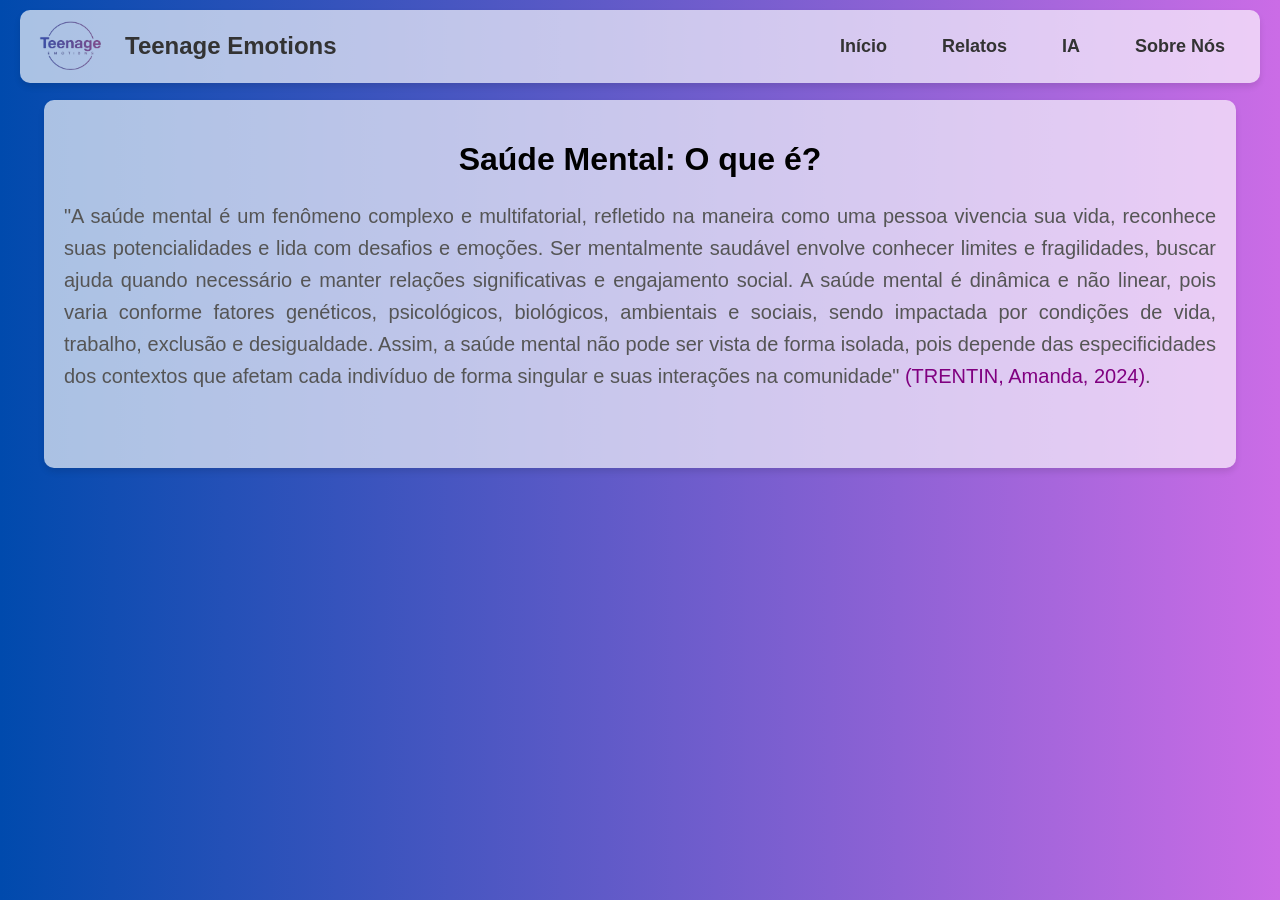
<file: index.html>
<!DOCTYPE html>
<html>
<head>
    <meta charset="UTF-8">
    <meta name="viewport" content="width=device-width, initial-scale=1.0">
    <link rel="stylesheet" href="styles.css">
    <title>Teenage</title>
    <style>
        /* Estilos para o contêiner principal da navbar */
        .navbar-container {
            display: flex;
            justify-content: center;
            position: fixed; /* Fixa a navbar no topo */
            top: 0;
            left: 0;
            right: 0;
            z-index: 1000; /* Garante que a navbar fique acima de outros elementos */
            margin: 0 20px; /* Espaçamento lateral para a navbar */
            padding: 10px 0; /* Espaçamento interno para a navbar */

        }

        /* Estilos para a navbar */
        #menu {
            display: flex;
            align-items: center;
            padding: 0;
            width: 100%; /* Ocupa 100% da largura do contêiner */
            max-width: 1256px; /* Largura máxima para a navbar */
        }

        /* Estilos para o logotipo e texto */
        .logo-container {
            display: flex;
            align-items: center;
        }

        .logo-container img {
            width: 100px; /* Ajuste conforme necessário */
            height: auto;
            margin-right: 5px; /* Espaço entre a imagem e o texto */
        }

        /* Estilos para os itens da navbar */
        #menu li {
            list-style-type: none;
            display: inline;
            margin-right: 15px;
        }

        /* Adiciona um espaçamento ao conteúdo para não ficar atrás da navbar fixa */
        .spaco-container {
            margin-top: 80px; /* Ajuste conforme a altura da navbar + espaçamento desejado */
        }

        .spaco-content {
            padding: 20px; /* Adiciona algum espaçamento interno ao conteúdo */
        }
    </style>
</head>
<body>
    <div class="navbar-container">
        <ul id="menu">
            <div class="logo-container">
                <img src="teenagelogo.png" alt="Teenage Emotions Logo">
                <h1>Teenage Emotions</h1>
            </div>
            <div>
                <li><a href="index.html">Início</a></li>
                <li><a href="relatos.html">Relatos</a></li>
                <li><a href="ia.html">IA</a></li>
                <li><a href="sobre.html">Sobre Nós</a></li>
            </div>
        </ul>
    </div>

    <div id="teenage-emotions" class="spaco-container">
        <div class="spaco-content">
            <h1 style="text-align: center;">Saúde Mental: O que é?</h1>
            <p class="espaco">"A saúde mental é um fenômeno complexo e multifatorial, refletido na maneira como uma pessoa vivencia sua vida, reconhece suas potencialidades e lida com desafios e emoções. Ser mentalmente saudável envolve conhecer limites e fragilidades, buscar ajuda quando necessário e manter relações significativas e engajamento social. A saúde mental é dinâmica e não linear, pois varia conforme fatores genéticos, psicológicos, biológicos, ambientais e sociais, sendo impactada por condições de vida, trabalho, exclusão e desigualdade. Assim, a saúde mental não pode ser vista de forma isolada, pois depende das especificidades dos contextos que afetam cada indivíduo de forma singular e suas interações na comunidade" 
                <a href="#" id="ref-link" style="color: purple" onclick="toggleReference()"> (TRENTIN, Amanda, 2024)</a>.
            </p>
        <br> <br>
         <div id="reference-text" class="hidden">
           <h2>Referências Bibliográficas</h2>
        <p class="espaco">TRENTIN, Amanda. <i>Criação de um website com integração de inteligência artificial para auxiliar na autoaceitação do adolescente estudante do ensino médio.</i> Artigo Projeto Integrador III, IFPR, 2024.</p>
        </div>  </div> 
    </div>
    <script>
        function toggleReference() {
            const referenceText = document.getElementById("reference-text");
            referenceText.classList.toggle("hidden");
        }
    </script>

    
</body>
</html>
</file>
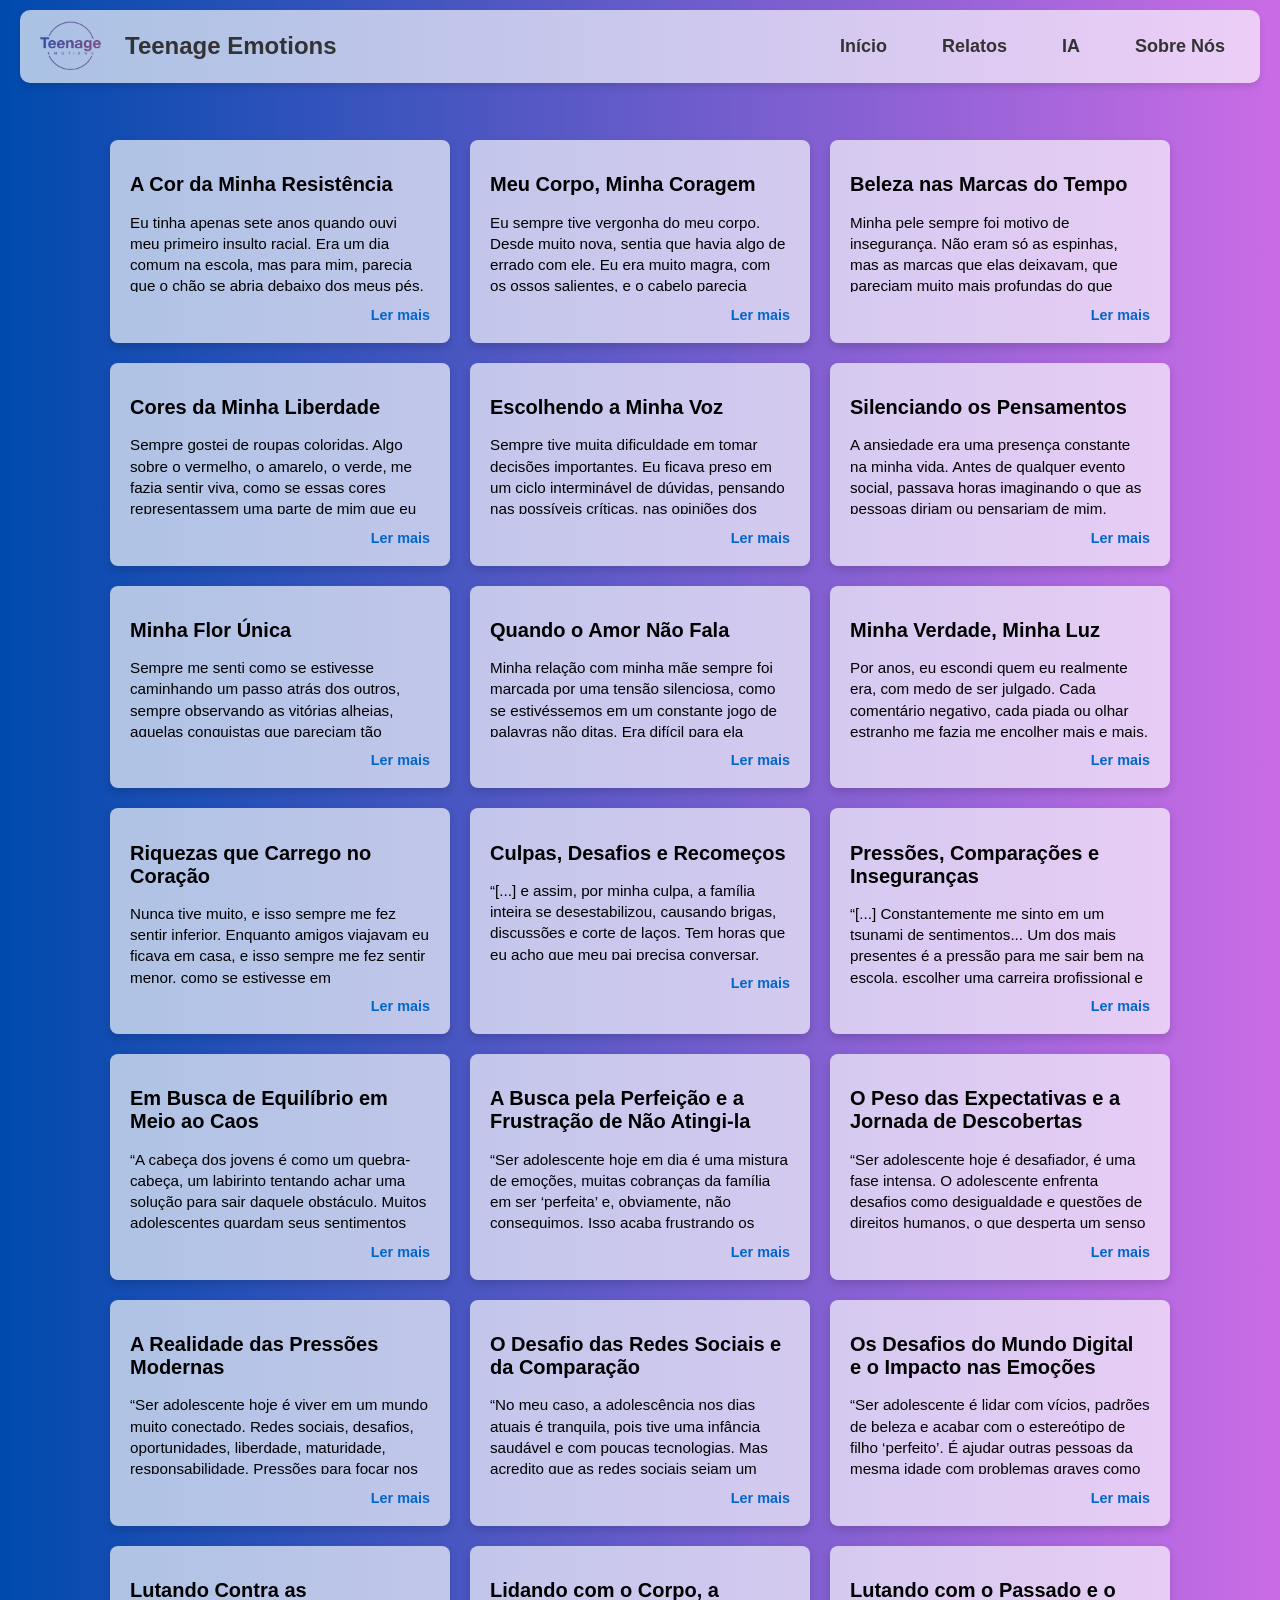
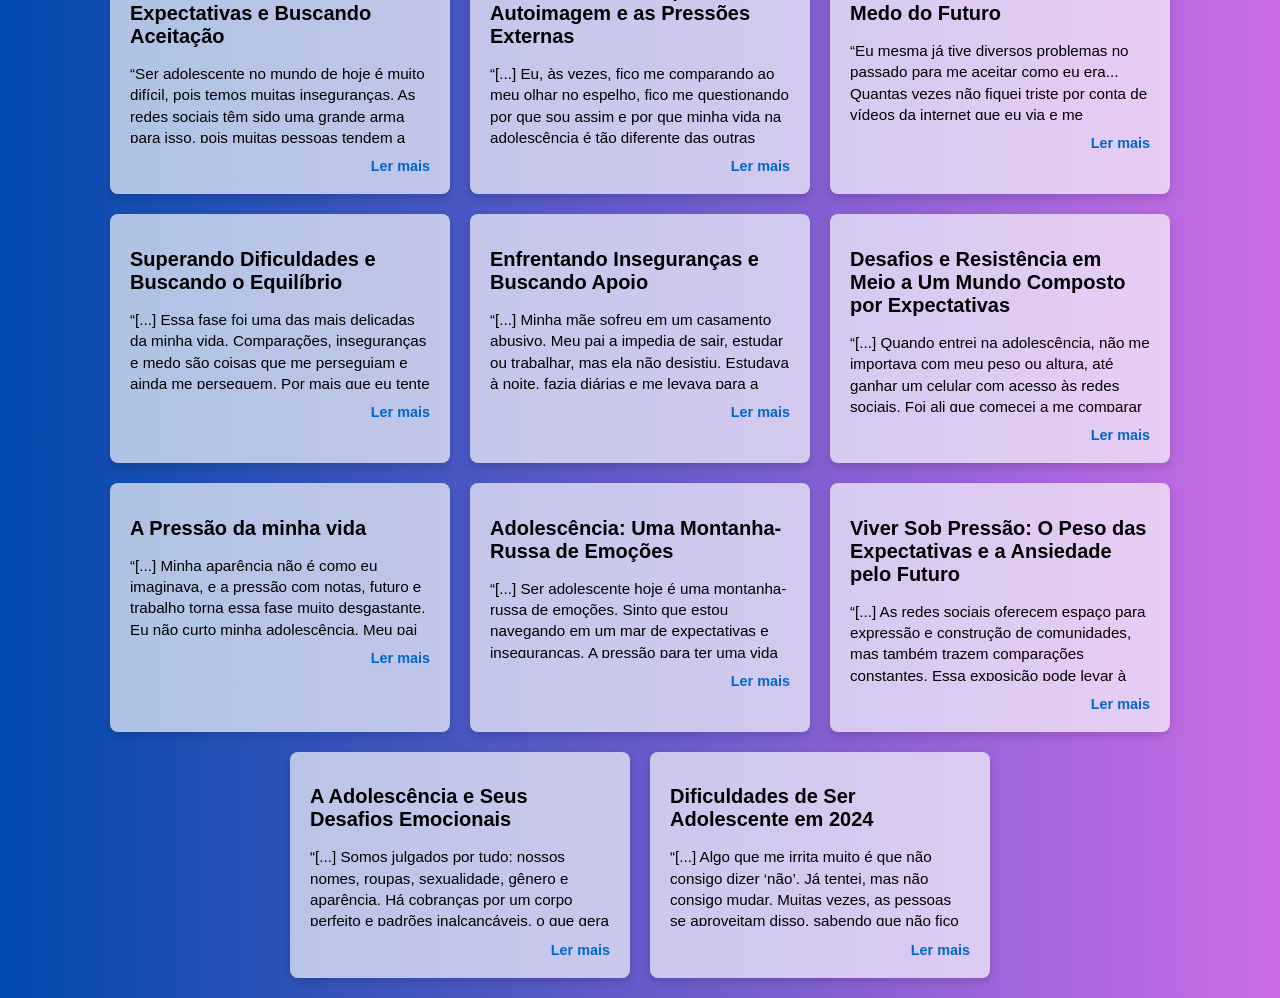
<file: relatos.html>
<!DOCTYPE html>
<html lang="pt-BR">
<head>
    <meta charset="UTF-8">
    <meta name="viewport" content="width=device-width, initial-scale=1.0">
    <link rel="stylesheet" href="styles.css">
    <title>Teenage Emotions</title>
    <style>
        /* Navbar original */
    .navbar-container {
            display: flex;
            justify-content: center;
            position: fixed;
            top: 0;
            left: 0;
            right: 0;
            z-index: 1000;
            margin: 0 20px;
            padding: 10px 0;
        }

        #menu {
            display: flex;
            align-items: center;
            padding: 0;
            width: 100%;
            max-width: 1256px;
        }

        .logo-container {
            display: flex;
            align-items: center;
        }

        .logo-container img {
            width: 100px;
            height: auto;
            margin-right: 5px;
        }

        #menu li {
            list-style-type: none;
            display: inline;
            margin-right: 15px;
        }

        /* Contêiner principal dos relatos */
        .spaco-container {
            margin-top: 120px; /* Espaço extra para separar a navbar dos relatos */
        }

        /* Estilos dos relatos */
        .content-container {
            display: flex;
            flex-wrap: wrap;
            justify-content: center;
            gap: 20px;
            padding: 20px;
        }

        .content-box {
            width: 300px;
            padding: 20px;
            background-color: #ffffffa9;
            border-radius: 8px;
            box-shadow: 0 4px 8px rgba(0, 0, 0, 0.15);
            overflow: hidden;
        }

        .content-box h1 {
            font-size: 1.25em;
            margin-bottom: 10px;
        }

        .content-box p {
            font-size: 0.95em;
            line-height: 1.4;
            max-height: 80px;
            overflow: hidden;
        }

        .read-more-btn {
            color: #0066cc;
            font-weight: bold;
            cursor: pointer;
            margin-top: 10px;
            display: block;
            text-align: right;
            font-size: 0.9em;
        }

        /* Estilos da modal */
        .modal {
            display: none;
            position: fixed;
            top: 0;
            left: 0;
            width: 100%;
            height: 100%;
            background-color: rgba(0, 0, 0, 0.7);
            justify-content: center;
            align-items: center;
            z-index: 1001;
        }

        .modal-content {
            background-color: #ccccec;
            padding: 20px;
            width: 90%;
            max-width: 500px;
            border-radius: 8px;
            box-shadow: 0 4px 8px rgba(0, 0, 0, 0.2);
            max-height: 80vh;
            overflow-y: auto;
            position: relative;
        }

        .close-btn {
            position: absolute;
            top: 10px;
            right: 10px;
            font-size: 1.2em;
            font-weight: bold;
            color: #333;
            cursor: pointer;
        }

        /* Responsividade */
        @media (max-width: 768px) {
            .content-box {
                width: 90%;
            }
        }
    </style>
</head>
<body>
    <!-- Navbar -->
    <div class="navbar-container">
        <ul id="menu">
            <div class="logo-container">
                <img src="teenagelogo.png" alt="Teenage Emotions Logo">
                <h1>Teenage Emotions</h1>
            </div>
            <div>
                <li><a href="index.html">Início</a></li>
                <li><a href="relatos.html">Relatos</a></li>
                <li><a href="ia.html">IA</a></li>
                <li><a href="sobre.html">Sobre Nós</a></li>
            </div>
        </ul>
    </div>

    <!-- Relatos Content -->
    <div class="spaco-container">
        <div class="content-container">
            <div class="content-box">
                <h1>A Cor da Minha Resistência</h1>
                <p class="text-content">Eu tinha apenas sete anos quando ouvi meu primeiro insulto racial. Era um dia comum na escola, mas para mim, parecia que o chão se abria debaixo dos meus pés. Eu ainda não entendia bem o significado das palavras, mas sabia que eram pesadas. Lembro até hoje do tom sarcástico e dos risinhos abafados atrás de mim. "Você é feia, parece uma macaca", disseram. Foi a primeira vez que senti meu corpo estranho, como se algo estivesse completamente errado comigo.
Naquele momento, o ar parecia ter sumido, e a vergonha tomou conta de mim. Eu me encolhi, tentei desaparecer no meio da sala de aula. Era como se todo o meu ser fosse invalidado por algo que eu não podia mudar. Por muito tempo, carreguei essa dor, achando que, de alguma forma, minha cor fosse uma marca de defeito, como algo que deveria ser escondido ou apagado.
O pior de tudo não eram apenas os insultos diretos. Eram os olhares de desprezo, os cochichos nas minhas costas, o sentimento de não pertencer. Eu tentava ser invisível, andar na ponta dos pés, esperando que ninguém me visse de verdade. Às vezes, eu me perguntava por que as outras crianças me olhavam daquele jeito. Por que minha pele era uma razão para me fazer sentir pequena? Eu não sabia, mas acreditava que a culpa era minha. Que talvez, se eu fosse diferente, se eu fosse "como eles", as coisas seriam mais fáceis.
Foi só anos depois, quando comecei a estudar a história do meu povo, que algo dentro de mim começou a mudar. A cada página lida, a cada relato de luta e resistência, uma nova verdade foi se formando em minha mente. Descobri que o problema nunca foi meu. A minha cor, a minha herança, era tudo o que me tornava única, forte. Eu comecei a ver a beleza nas histórias de quem veio antes de mim, de quem lutou por um futuro melhor, e percebi que sou parte dessa luta. Não sou feia, sou linda. Não sou fraca, sou resiliente.
Hoje, quando olho no espelho, vejo uma mulher orgulhosa da sua história, da sua origem. Vejo beleza onde antes só via vergonha. E sei que, ao carregar a minha cor com orgulho, estou carregando a força de toda uma geração que nunca se deixou apagar.
Frase inspiradora: "Você não precisa provar o seu valor para ninguém. Você já é o bastante."
"
                    </p>
                <span class="read-more-btn" onclick="openModal(this)">Ler mais</span>
            </div>
            <div class="content-box">
                <h1>Meu Corpo, Minha Coragem</h1>
                <p class="text-content">Eu sempre tive vergonha do meu corpo. Desde muito nova, sentia que havia algo de errado com ele. Eu era muito magra, com os ossos salientes, e o cabelo parecia crescer em direções que eu não entendia. Minhas roupas nunca se ajustavam direito, pareciam caídas ou apertadas de um jeito que não fazia sentido. No verão, evitava ao máximo usar roupas mais curtas ou que mostrassem minha pele, como se pudesse esconder tudo o que me incomodava, como se a vergonha desaparecesse só pelo fato de eu não expô-la.
Eu olhava as outras pessoas, especialmente as meninas, e via como elas pareciam tão confiantes, com corpos que se encaixavam em tudo o que eu achava ser “normal”. Eu queria ser como elas, sentir que fazia parte, que não tinha nada a esconder. Minha pele, meus pelos, meu corpo… tudo parecia errado, tudo me lembrava que eu não me encaixava no molde.
Foi então que, em uma tarde qualquer, uma amiga minha disse algo que me atingiu de uma forma que eu não sabia ser possível. Ela me olhou nos olhos e, com a suavidade de quem entende algo que eu ainda não entendia, me disse: “Você é mais do que o que aparece por fora”. Aquilo ficou ecoando na minha cabeça, como um farol acendendo onde antes havia apenas escuridão.
Eu passei dias pensando naquelas palavras, e aos poucos, comecei a perceber que talvez fosse verdade. Que o que eu via como defeito, o que me fazia me esconder, não era o que realmente definia quem eu era. Comecei a olhar para cada parte de mim com mais carinho, com mais paciência. Percebi que meu corpo, da maneira como ele é, me carrega, me sustenta, me faz ser quem sou. E não tem nada de errado com isso. Hoje, aprendi a me aceitar, e até me amar, de uma maneira que nunca imaginei ser possível.
Frase inspiradora: "Às vezes, a maior coragem é ser você mesmo."
</p>
                <span class="read-more-btn" onclick="openModal(this)">Ler mais</span>
            </div>
            <div class="content-box">
                <h1>Beleza nas Marcas do Tempo</h1>
                <p class="text-content">Minha pele sempre foi motivo de insegurança. Não eram só as espinhas, mas as marcas que elas deixavam, que pareciam muito mais profundas do que qualquer linha no meu rosto. Cada mancha era como um lembrete de que eu não me encaixava no que via por aí, no que a sociedade dizia ser “belo”. Lembro de tantas manhãs em que me olhava no espelho e desejava desesperadamente ter o rosto “limpo”, como os que apareciam nos comerciais. Eu queria ter aquela pele perfeita, sem imperfeições, sem marcas. Achava que seria mais bonita, mais aceitada, se fosse assim.
Foi difícil aceitar que a minha pele não era como a da maioria, que os tratamentos que eu tentava não traziam a solução milagrosa que eu esperava. Cheguei até a considerar fazer uma cirurgia estética, como se pudesse, de alguma forma, apagar tudo o que me incomodava. Eu me sentia perdida, como se minha confiança dependesse totalmente da aparência da minha pele.
Foi então que, durante uma conversa com minha mãe, algo mudou. Ela me olhou com tanto carinho e disse algo que até hoje ecoa em minha mente: “A beleza não é um padrão, filha. A beleza é uma essência, é o que vem de dentro, o que a gente carrega. Suas cicatrizes fazem parte da sua história, e elas te tornam única.” Aquela frase, tão simples e sincera, me fez entender o que antes parecia impossível.
Hoje, olho para minhas cicatrizes e, em vez de tentar escondê-las ou me envergonhar delas, vejo cada uma como uma parte da minha jornada. Elas são minha história, meu crescimento, a prova de que eu sobrevivi a tudo isso. Minha beleza não está nas minhas imperfeições, mas na força com que aprendi a me aceitar, a me olhar com amor.
Frase inspiradora: "As cicatrizes são sinais de que você foi valente."

                </p>
                <span class="read-more-btn" onclick="openModal(this)">Ler mais</span>
            </div>
            <div class="content-box">
                <h1>Cores da Minha Liberdade</h1>
                <p class="text-content">Sempre gostei de roupas coloridas. Algo sobre o vermelho, o amarelo, o verde, me fazia sentir viva, como se essas cores representassem uma parte de mim que eu não podia esconder. Mas, por muito tempo, eu evitava usá-las. O medo do julgamento dos outros era maior do que a minha vontade de ser eu mesma. Eu me preocupava demais com o que as pessoas pensariam, e deixava que esse medo controlasse as minhas escolhas. Eu via as cores como algo que poderia me expor, algo que tornaria mais fácil me julgarem.
Até que um dia, algo mudou. Eu estava em casa, olhando para um casaco vermelho vibrante que eu nunca havia tido coragem de usar, e, de repente, algo dentro de mim se soltou. Decidi que não ia mais viver pela metade. Coloquei o casaco e saí para a escola. Eu sabia que os olhares iam vir, sabia que poderia ouvir comentários sarcásticos e risadas abafadas, mas algo em mim estava diferente. Eu estava cansada de me esconder.
E os olhares vieram, como eu esperava. Alguns comentários maldosos, outras piadas rápidas. Mas, pela primeira vez, eu não me importei. Eu me senti livre, como se tivesse tirado um peso do meu peito. Foi como se a minha verdadeira essência finalmente tivesse encontrado espaço para respirar.
Aquele dia me ensinou algo muito importante: viver com medo é viver pela metade. Hoje, eu sei que posso ser quem eu sou, e que a minha felicidade não depende da aprovação dos outros. Eu quero ser livre, ser colorida, e não vou mais esconder isso por medo do que os outros possam pensar. 
Frase inspiradora: "Quando o grande medo chega, concentre-se no que está diante de você."

</p>
                <span class="read-more-btn" onclick="openModal(this)">Ler mais</span>
            </div>
            <div class="content-box">
                <h1>Escolhendo a Minha Voz</h1>
                <p class="text-content">Sempre tive muita dificuldade em tomar decisões importantes. Eu ficava preso em um ciclo interminável de dúvidas, pensando nas possíveis críticas, nas opiniões dos outros. Antes de agir, minha mente se enchia de “e se?” e “será que vão me julgar?”. Esse medo de errar me paralisava, me fazia questionar cada passo, até mesmo os mais simples. Eu sentia como se as escolhas que eu fizesse estivessem sempre à mercê dos outros, como se fosse impossível agradar a todos. Isso me impedia de agir, me fazia duvidar de mim mesmo.
Até que, em uma conversa com um amigo, algo mudou. Ele me olhou nos olhos e, com uma leveza que eu nunca havia percebido, disse: “As pessoas que te criticam provavelmente nem sabem o que querem da própria vida.” Aquela frase ficou comigo, como um estalo, um despertar. Eu percebi que as críticas que tanto me atormentavam não eram sobre mim, mas sobre as inseguranças e frustrações de quem as fazia. Elas diziam mais sobre a falta de entendimento que essas pessoas tinham sobre elas mesmas do que sobre quem eu era ou as escolhas que eu fazia.
Hoje, eu faço minhas escolhas com mais confiança. Entendi que não posso controlar as opiniões dos outros, mas posso controlar as minhas próprias decisões. E aprendi a confiar mais em mim, no meu caminho, no que me faz feliz, sem deixar que o medo do julgamento me paralise.
Frase inspiradora: "A opinião dos outros é apenas barulho; o que importa é como você se sente."

</p>
                <span class="read-more-btn" onclick="openModal(this)">Ler mais</span>
            </div>
            <div class="content-box">
                <h1>Silenciando os Pensamentos</h1>
                <p class="text-content">A ansiedade era uma presença constante na minha vida. Antes de qualquer evento social, passava horas imaginando o que as pessoas diriam ou pensariam de mim. Muitas vezes, desistia de sair, preferindo o conforto do isolamento. Foi durante uma terapia que ouvi algo transformador: “A maior parte das pessoas está mais preocupada consigo mesma do que com você.” Aos poucos, comecei a entender que meus medos eram projeções. Como o cavalo diz: "Quando você se sentir perdido, volte ao presente – é onde mora a sua força."
                </p>
                <span class="read-more-btn" onclick="openModal(this)">Ler mais</span>
            </div>
            <div class="content-box">
                <h1>Minha Flor Única</h1>
                <p class="text-content">Sempre me senti como se estivesse caminhando um passo atrás dos outros, sempre observando as vitórias alheias, aquelas conquistas que pareciam tão naturais, enquanto eu me via apenas como uma espectadora da própria vida. Minhas conquistas pareciam pequenas demais para serem notadas, muito menos comemoradas. Era como se estivesse constantemente tentando alcançar algo que nunca estava ao meu alcance, como se o sucesso tivesse um gosto amargo de insuficiência. Isso me fez duvidar do valor de tudo o que eu alcançava. Eu não sabia como me permitir ser feliz com as minhas pequenas vitórias, como se, em algum lugar, houvesse uma regra não dita de que só as grandes conquistas mereciam aplausos. E, no meio disso, minha aparência, sempre um espelho distorcido da minha visão sobre mim mesma, era um campo de batalha constante. Cada imperfeição que eu via no espelho se tornava uma sentença de autocrítica. Eu me comparava com outros, e a cada olhar, o julgamento interno se tornava mais forte e implacável. Tudo mudou em uma palestra que, na época, parecia apenas mais uma oportunidade de tentar entender o que estava errado comigo. Lá, entre tantas palavras e ideias que eu não conseguia assimilar por completo, houve uma frase que se cravou em minha mente com uma força avassaladora: “Você é a única pessoa que pode viver a sua vida.” Naquele momento, parecia que o tempo parou e eu pude ver, com uma clareza até então desconhecida, que tudo o que eu buscava fora de mim mesma não teria sentido enquanto eu não me aceitasse por inteiro. A ideia de que a minha vida só poderia ser vivida por mim, e que a chave para isso estava dentro de mim, foi um ponto de virada. Eu entendi que, enquanto eu não me aceitasse, não importava o quanto eu tentasse mudar o mundo ao meu redor ou como as pessoas me enxergassem; nada externo seria suficiente para trazer a paz que eu tanto desejava. Não era a perfeição que eu deveria buscar, mas a aceitação. A partir daquele momento, comecei uma jornada silenciosa de aprendizado e transformação. Foi difícil, e o processo de me olhar sem o véu da crítica interna foi doloroso e muitas vezes desconcertante, mas algo dentro de mim, uma voz tímida e cheia de esperança, me dizia que valia a pena. E, aos poucos, percebi que, ao me acolher, as vitórias começaram a ter um sabor doce e genuíno, e que a paz que tanto procurava estava dentro de mim o tempo todo.
Frase inspiradora: "Você é mais forte do que acredita e mais amado do que imagina."

</p>
                <span class="read-more-btn" onclick="openModal(this)">Ler mais</span>
            </div>
            <div class="content-box">
                <h1>Quando o Amor Não Fala</h1>
                <p class="text-content">Minha relação com minha mãe sempre foi marcada por uma tensão silenciosa, como se estivéssemos em um constante jogo de palavras não ditas. Era difícil para ela aceitar minhas escolhas, meus caminhos, e, por mais que tentasse, eu nunca sentia que ela realmente me compreendia. Cada opinião que ela expressava, cada crítica, soava como um julgamento. Era como se, por mais que eu tentasse me aproximar, houvesse um muro invisível entre nós. Durante uma das nossas discussões, algo se rompeu. Eu percebi, com uma clareza dolorosa, que ela não sabia como expressar o amor da maneira que eu precisava. Não era falta de amor, mas sim uma falta de compreensão de como se conectar comigo de forma verdadeira. Aquela percepção, embora amarga, me libertou de uma expectativa que eu carregava por tanto tempo. A partir daí, comecei a olhar para os pequenos gestos dela com outros olhos. O café que ela prepara para mim todas as manhãs, as perguntas sobre como foi meu dia — que antes pareciam banais ou automáticas — passaram a ser os sinais mais puros de afeto. Eu compreendi que o amor dela não se expressava através das palavras que eu tanto esperava ouvir, mas em ações simples e cotidianas. Amor nem sempre é simples, e muitas vezes ele se esconde nos gestos silenciosos, na dedicação diária que, embora discreta, é profunda. A partir desse entendimento, nossa relação começou a mudar, não porque tudo se resolveu de uma vez, mas porque comecei a ver que o amor dela sempre esteve ali, apenas se manifestando de uma forma diferente da que eu imaginava.
Frase inspiradora: "O amor não precisa ser compreendido para ser verdadeiro."

</p>
                <span class="read-more-btn" onclick="openModal(this)">Ler mais</span>
            </div>
            <div class="content-box">
                <h1>Minha Verdade, Minha Luz</h1>
                <p class="text-content">Por anos, eu escondi quem eu realmente era, com medo de ser julgado. Cada comentário negativo, cada piada ou olhar estranho me fazia me encolher mais e mais. Era como se, a cada palavra, eu fosse me afastando mais de mim mesmo. O silêncio que eu carregava parecia cada vez mais pesado, mais difícil de suportar do que o próprio medo. Eu tentava me encaixar, tentar ser o que esperavam de mim, mas sabia que estava perdendo quem eu realmente era. A virada aconteceu quando finalmente decidi contar para um amigo. Eu estava nervoso, com o coração batendo forte, esperando uma reação ruim. Mas ele apenas me abraçou e disse: “Você é incrível, exatamente como é.” Naquele instante, tudo pareceu se acalmar. Eu não precisei mais esconder nada. O alívio foi enorme, quase indescritível. Foi como se o peso que eu carregava há tanto tempo tivesse sido tirado de cima de mim. Eu finalmente podia ser eu mesmo, sem medo. E aquela aceitação foi tudo o que eu precisava para entender que minha verdade não era algo a temer, mas algo para celebrar.
Frase inspiradora: "Ser honesto consigo mesmo é o ato mais corajoso que existe."

</p>
                <span class="read-more-btn" onclick="openModal(this)">Ler mais</span>
            </div>
      
<div class="content-box">
                <h1>Riquezas que Carrego no Coração</h1>
                <p class="text-content">Nunca tive muito, e isso sempre me fez sentir inferior. Enquanto amigos viajavam eu ficava em casa, e isso sempre me fez sentir menor, como se estivesse em desvantagem. Enquanto meus amigos viajavam para lugares incríveis, usavam roupas de marcas caras e viviam experiências que pareciam tão distantes da minha realidade, eu me contentava com o básico. Passei muito tempo achando que a felicidade estava ligada ao dinheiro, acreditando que, se tivesse mais, poderia ser mais feliz. Olhava para tudo o que eu não tinha e me sentia vazio, como se algo estivesse faltando em mim. Mas tudo mudou quando uma colega me disse algo que me marcou profundamente: "Você tem algo que dinheiro nenhum pode comprar: autenticidade." Aquela frase ficou ecoando na minha cabeça por dias. Quando parei para pensar, percebi que, ao contrário do que eu imaginava, minha simplicidade era, na verdade, minha força. Eu não precisava de roupas caras ou de viagens para me sentir completo. O que eu tinha de mais valioso era a minha verdade, a minha essência, aquilo que ninguém poderia tirar de mim. Comecei a entender que, muitas vezes, as riquezas mais importantes não têm preço, e que o que eu carregava no coração era muito mais precioso do que qualquer coisa material.
Frase inspiradora: "Nem todas as riquezas são de ouro – às vezes, elas são momentos compartilhados."

</p>
                <span class="read-more-btn" onclick="openModal(this)">Ler mais</span>
            </div>



            <div class="content-box">
                <h1>Culpas, Desafios e Recomeços</h1>
                <p class="text-content">

“[...] e assim, por minha culpa, a família inteira se desestabilizou, causando brigas, discussões e corte de laços. Tem horas que eu acho que meu pai precisa conversar, mas eu não acho que ficaria legal eu pedir para tocar no assunto, já que minha família é muito rígida. Sendo bem sincero, eu carrego mágoas por esses dois motivos. Se houvesse disponibilidade de falar pessoalmente com uma pessoa verdadeira, eu desabafaria [...]”.
Frase inspiradora: “O que me mata por dentro, me fortalece por fora.”
</p>
                <span class="read-more-btn" onclick="openModal(this)">Ler mais</span>
            </div>


<div class="content-box">
                <h1>Pressões, Comparações e Inseguranças</h1>
                <p class="text-content">

“[...] Constantemente me sinto em um tsunami de sentimentos... Um dos mais presentes é a pressão para me sair bem na escola, escolher uma carreira profissional e ser sempre ‘perfeita’. Acompanhar a vida das pessoas nas redes sociais, de bem com tudo e felizes com suas vidas, pode ser inspirador, mas também traz uma comparação enorme, e eu me questiono se sou suficiente [...]”.
Frase inspiradora: “Em meio às tempestades da vida, sempre há uma esperança para nos guiar.”
</p>
                <span class="read-more-btn" onclick="openModal(this)">Ler mais</span>
            </div>


<div class="content-box">
                <h1>Em Busca de Equilíbrio em Meio ao Caos</h1>
                <p class="text-content">

“A cabeça dos jovens é como um quebra-cabeça, um labirinto tentando achar uma solução para sair daquele obstáculo. Muitos adolescentes guardam seus sentimentos para si e passam por eles sozinhos. [...] É muito raro saberem que não estou bem, pois eu disfarço. Ninguém falou que a adolescência seria fácil, mas, ao passar por tudo isso, a nossa mente se perde pensando no futuro, no que queremos e como vamos conseguir. Quando me disseram a seguinte frase: ‘o que me mata por dentro, me fortalece por fora’, eu levo essa frase para minha vida. Desde pequena, fui chamada de fraca e, hoje, tenho muitos problemas de confiança. Nosso passado interfere no nosso presente [...]”.
Frase inspiradora: “A dor de hoje é o aprendizado de amanhã.”
</p>
                <span class="read-more-btn" onclick="openModal(this)">Ler mais</span>
            </div>


<div class="content-box">
                <h1>A Busca pela Perfeição e a Frustração de Não Atingi-la</h1>
                <p class="text-content">

“Ser adolescente hoje em dia é uma mistura de emoções, muitas cobranças da família em ser ‘perfeita’ e, obviamente, não conseguimos. Isso acaba frustrando os nossos pais, e acabamos nos comparando com a aparência, o corpo e a vida perfeita das outras pessoas [...]”.
Frase inspiradora: “Às vezes, a jornada mais difícil é também a mais importante para o nosso crescimento.”
</p>
                <span class="read-more-btn" onclick="openModal(this)">Ler mais</span>
            </div>


<div class="content-box">
                <h1>O Peso das Expectativas e a Jornada de Descobertas</h1>
                <p class="text-content">

“Ser adolescente hoje é desafiador, é uma fase intensa. O adolescente enfrenta desafios como desigualdade e questões de direitos humanos, o que desperta um senso de responsabilidade enorme. O mundo escolar também traz suas dificuldades, com muitas cobranças acadêmicas e pressão para definir o seu futuro. Ser adolescente hoje significa fazer parte de uma geração que tem voz. É um período de descoberta intensa, onde as experiências moldam o futuro [...]”.
Frase inspiradora: “O que nos molda não é o que enfrentamos, mas como escolhemos seguir em frente.”
</p>
                <span class="read-more-btn" onclick="openModal(this)">Ler mais</span>
            </div>


<div class="content-box">
                <h1>A Realidade das Pressões Modernas</h1>
                <p class="text-content">

“Ser adolescente hoje é viver em um mundo muito conectado. Redes sociais, desafios, oportunidades, liberdade, maturidade, responsabilidade. Pressões para focar nos estudos, indecisões, apagamentos e aborrecimentos sobre atitudes de nossos pais. Julgamento sobre nossas roupas, sexualidade e corpo. Medo do futuro, estresse e noites em claro pensando no que está por vir. Sinto falta de quando minha única preocupação era que horas eu poderia ir para a rua brincar com minhas amigas, ou quando íamos tomar tereré. Mas, por outro lado, ser adolescente é uma experiência incrível, com muitos conhecimentos e informações. Com o apoio da mamãe e dos nossos amigos, conseguimos segurar a barra e vencer essa etapa [...]”.
Frase inspiradora: “Às vezes, é preciso desacelerar para encontrar a verdadeira direção.”
</p>
                <span class="read-more-btn" onclick="openModal(this)">Ler mais</span>
            </div>


<div class="content-box">
                <h1>O Desafio das Redes Sociais e da Comparação</h1>
                <p class="text-content">

“No meu caso, a adolescência nos dias atuais é tranquila, pois tive uma infância saudável e com poucas tecnologias. Mas acredito que as redes sociais sejam um vício para muitos adolescentes e crianças, que acabam tendo abstinência pelo excessivo uso do celular. As redes sociais são importantes e geram diversos benefícios, porém, têm seu lado ruim e podem gerar inseguranças e comparações com um corpo e/ou vida perfeita, algo muito triste [...]”.
Frase inspiradora: “O caminho da autenticidade é sempre o mais difícil, mas também o mais recompensador.”
</p>
                <span class="read-more-btn" onclick="openModal(this)">Ler mais</span>
            </div>


<div class="content-box">
                <h1>Os Desafios do Mundo Digital e o Impacto nas Emoções</h1>
                <p class="text-content">

“Ser adolescente é lidar com vícios, padrões de beleza e acabar com o estereótipo de filho ‘perfeito’. É ajudar outras pessoas da mesma idade com problemas graves como depressão, ansiedade, suicídio e automutilação. Em um mundo tecnológico, os problemas na adolescência se intensificam cada vez mais. Pessoas querem ter o corpo ‘perfeito’ que sempre sonharam e se comparam com outras. Há medo do futuro e falta de compreensão dos pais. A adolescência é uma fase que deve ser aproveitada, ainda que não seja a melhor fase da vida [...]”. 
Frase inspiradora: “Não se deixe levar pelas sombras da comparação, pois a luz verdadeira vem de dentro.”
</p>
                <span class="read-more-btn" onclick="openModal(this)">Ler mais</span>
            </div>


<div class="content-box">
                <h1>Lutando Contra as Expectativas e Buscando Aceitação</h1>
                <p class="text-content">

“Ser adolescente no mundo de hoje é muito difícil, pois temos muitas inseguranças. As redes sociais têm sido uma grande arma para isso, pois muitas pessoas tendem a querer a vida perfeita nas redes. Eu achei que ser jovem seria muito bom, mas, infelizmente, para mim, não é. Já fui muito zombado por ter o peso acima da média, por conta dessas inseguranças, pensei em desistir do IF e até mesmo da vida, pois as pessoas que ‘estavam do meu lado’ eram quem falavam de mim. Até hoje, sofro por conta do meu corpo [...]”.
Frase inspiradora: “Cada cicatriz emocional nos torna mais fortes, e as tempestades são passageiras.”
</p>
                <span class="read-more-btn" onclick="openModal(this)">Ler mais</span>
            </div>


<div class="content-box">
                <h1>Lidando com o Corpo, a Autoimagem e as Pressões Externas</h1>
                <p class="text-content">

 “[...] Eu, às vezes, fico me comparando ao meu olhar no espelho, fico me questionando por que sou assim e por que minha vida na adolescência é tão diferente das outras pessoas. Já pensei várias vezes em sumir de casa, largar os estudos e ir embora. Enfim, esse é o lado ruim da minha adolescência. O lado bom da minha adolescência foi eu ter ido no retiro ‘Resgate-se Já’, fiz novas amizades, conheci pessoas incríveis e estou estudando em um instituto onde, aos poucos, estou realizando meus sonhos [...]”.
Frase inspiradora: “A verdadeira força vem da aceitação do que somos, e não do que os outros querem que sejamos.”
</p>
                <span class="read-more-btn" onclick="openModal(this)">Ler mais</span>
            </div>


<div class="content-box">
                <h1>Lutando com o Passado e o Medo do Futuro</h1>
                <p class="text-content">

“Eu mesma já tive diversos problemas no passado para me aceitar como eu era... Quantas vezes não fiquei triste por conta de vídeos da internet que eu via e me comparava? Hoje, no entanto, eu já não me importo com isso. Claro que, às vezes, eu me comparo ainda, mas a frequência é bem baixa. Quero deixar uma dica: ‘nunca, jamais, se compare com absolutamente ninguém da internet, pois lá eles só postam o que querem e, muitas vezes, tudo aquilo que você idealiza não é real. Muitas vezes, são edições, filtros e Photoshop. E, se ainda assim seus problemas a respeito da comparação não melhorarem, procure ajuda e lembre-se de que você não está sozinho [...]”.
Frase inspiradora: “A coragem é construída quando escolhemos continuar, apesar dos obstáculos.”
</p>
                <span class="read-more-btn" onclick="openModal(this)">Ler mais</span>
            </div>


<div class="content-box">
                <h1>Superando Dificuldades e Buscando o Equilíbrio</h1>
                <p class="text-content">

“[...] Essa fase foi uma das mais delicadas da minha vida. Comparações, inseguranças e medo são coisas que me perseguiam e ainda me perseguem. Por mais que eu tente deixar isso de lado, eu não consigo. Passar horas na frente do espelho analisando cada parte do meu corpo e pensando o quanto eu queria ser mais magra, ter um ‘nariz perfeito’, ser mais alta e ter um cabelo liso naturalmente são hábitos que já viraram parte do meu cotidiano. Meu maior medo é sobre o que as outras pessoas vão pensar de mim e, por conta disso, já deixei de fazer muitas coisas. Hoje, me arrependo profundamente. Eu nunca consegui expressar meus sentimentos com minha família, porque as pouquíssimas vezes que tentei, fui repreendida com o argumento de que eu ‘não sabia o que era sofrer na vida’. Sinceramente, não guardo mágoa dos meus pais por isso, pois sei que essa foi a maneira como eles foram criados. Mas isso gerou um bloqueio emocional em mim e, desde então, não consigo desabafar com mais ninguém. Tenho apenas uma exceção, meu melhor amigo, ele sempre esteve ao meu lado, me acalmando, me apoiando, me dando conselhos e me ouvindo desabafar por horas... Eu me sinto a pessoa mais sortuda do mundo por ter ele [...]”.
Frase inspiradora: “A vida é uma jornada de altos e baixos, mas cada passo nos aproxima da nossa verdade.”
</p>
                <span class="read-more-btn" onclick="openModal(this)">Ler mais</span>
            </div>


<div class="content-box">
                <h1>Enfrentando Inseguranças e Buscando Apoio</h1>
                <p class="text-content">

 “[...] Minha mãe sofreu em um casamento abusivo. Meu pai a impedia de sair, estudar ou trabalhar, mas ela não desistiu. Estudava à noite, fazia diárias e me levava para a faculdade, onde eu me tornei o mascote da sala. Enquanto minha mãe estudava, eu ficava com uma babá. Lá, fui vítima de abuso pelo marido dela, que tentava invadir minha privacidade. Quando contei à minha mãe, ela me tirou de lá imediatamente e passou a me levar para a faculdade. Às vezes, sinto que gostaria de ter um pai como os outros, alguém que me desse carinho e amor. Mas, no fundo, prefiro que ele fique longe, por todo o mal que fez à minha mãe [...]”.
Frase inspiradora: “No silêncio da alma, podemos encontrar a força para continuar.”
</p>
                <span class="read-more-btn" onclick="openModal(this)">Ler mais</span>
            </div>


<div class="content-box">
                <h1>Desafios e Resistência em Meio a Um Mundo Composto por Expectativas</h1>
                <p class="text-content">

“[...] Quando entrei na adolescência, não me importava com meu peso ou altura, até ganhar um celular com acesso às redes sociais. Foi ali que comecei a me comparar com outras meninas, muitas vezes mais velhas do que eu, o que me fez focar mais na minha aparência, não por mim, mas pelo que os outros pensariam de mim. Hoje, é comum adolescentes enfrentarem inseguranças com o corpo, alimentadas pela comparação com padrões irreais nas redes sociais. Isso pode levar à ansiedade, depressão e até transtornos alimentares. Ser adolescente hoje é desafiador. Precisamos lidar com a pressão de cumprir padrões de beleza, aparentar uma vida perfeita nas redes sociais e atender expectativas escolares e familiares, o que dificulta a busca por uma identidade própria. As dificuldades do mundo atual também aumentam o peso emocional dessa fase. Encontrar equilíbrio e entender quem somos se torna uma jornada difícil e, muitas vezes, solitária [...]”.
Frase inspiradora: “Quando você sentir que não pode mais, lembre-se de que o que está por vir pode ser o seu maior aprendizado.”
</p>
                <span class="read-more-btn" onclick="openModal(this)">Ler mais</span>
            </div>


<div class="content-box">
                <h1>A Pressão da minha vida</h1>
                <p class="text-content">

“[...] Minha aparência não é como eu imaginava, e a pressão com notas, futuro e trabalho torna essa fase muito desgastante. Eu não curto minha adolescência. Meu pai vive viajando, e eu preciso ajudar em casa, deixando de fazer minhas coisas. O trabalho é dobrado, e me sinto cansada, como se não estivesse aproveitando minha adolescência como deveria. Pode parecer besteira, mas eu queria aproveitar mais essa fase da minha vida [...]”.
Frase inspiradora: “A jornada pode ser difícil, mas sempre há algo de belo à frente.”
</p>
                <span class="read-more-btn" onclick="openModal(this)">Ler mais</span>
            </div>


<div class="content-box">
                <h1>Adolescência: Uma Montanha-Russa de Emoções</h1>
                <p class="text-content">

“[...] Ser adolescente hoje é uma montanha-russa de emoções. Sinto que estou navegando em um mar de expectativas e inseguranças. A pressão para ter uma vida perfeita nas redes sociais é esmagadora. Vejo colegas postando fotos felizes e conquistas, o que me faz sentir que estou ficando para trás. A comparação constante é muito dolorosa, e me pergunto se sou boa o suficiente. Na escola, o horário de estudo é pesado, e a ansiedade sobre o futuro me segue. Parece que todos esperam que eu tenha tudo planejado, mas estou cansada e cada vez mais perdida [...]”.
Frase inspiradora: “Mesmo nas horas mais difíceis, o amor e o apoio daqueles ao nosso redor são o que nos mantém firmes.”
</p>
                <span class="read-more-btn" onclick="openModal(this)">Ler mais</span>
            </div>


<div class="content-box">
                <h1>Viver Sob Pressão: O Peso das Expectativas e a Ansiedade pelo Futuro</h1>
                <p class="text-content">

“[...] As redes sociais oferecem espaço para expressão e construção de comunidades, mas também trazem comparações constantes. Essa exposição pode levar à depressão, devido ao sentimento de inadequação gerado pelas comparações. O mundo escolar traz muita cobrança acadêmica e pressão para definir o futuro, dificultando ainda mais esse período de descobertas [...]”.
Frase inspiradora: “Não tenha medo de se perder, pois, ao longo do caminho, você encontrará a verdadeira essência.”
</p>
                <span class="read-more-btn" onclick="openModal(this)">Ler mais</span>
            </div>


<div class="content-box">
                <h1>A Adolescência e Seus Desafios Emocionais</h1>
                <p class="text-content">

“[...] Somos julgados por tudo: nossos nomes, roupas, sexualidade, gênero e aparência. Há cobranças por um corpo perfeito e padrões inalcançáveis, o que gera ansiedade, estresse e noites sem dormir, pensando no futuro. O apoio de amigos e família é essencial. Eles nos aconselham, puxam nossa orelha e dão sermões. É assim que eu me sinto [...]”.
Frase inspiradora: “Cada passo em falso é um aprendizado valioso, e o futuro pertence a quem ousa seguir em frente.”
</p>
                <span class="read-more-btn" onclick="openModal(this)">Ler mais</span>
            </div>


<div class="content-box">
                <h1>Dificuldades de Ser Adolescente em 2024</h1>
                <p class="text-content">

“[...] Algo que me irrita muito é que não consigo dizer ‘não’. Já tentei, mas não consigo mudar. Muitas vezes, as pessoas se aproveitam disso, sabendo que não fico brava ou digo ‘não’... Minha vida mudou muito este ano. Acordo às 5h da manhã para ir à escola e só chego em casa depois das 18h. Foi difícil no começo, não tanto pelo horário, mas pela escola nova. Fazer amizades com pessoas diferentes de mim é muito complicado. Sinceramente, eu não gosto de ser adolescente em 2024. Preferia ser qualquer outra coisa do que um adolescente [...]”.
Frase inspiradora: “A verdadeira força está em continuar, mesmo quando tudo ao redor parece desmoronar.”
</p>
                <span class="read-more-btn" onclick="openModal(this)">Ler mais</span>
            </div>





        </div>
    </div>
    

    <!-- Modal -->
    <div class="modal" id="modal">
        <div class="modal-content">
            <span class="close-btn" onclick="closeModal()">×</span>
            <h1 id="modalTitle"></h1>
            <p id="modalText"></p>
        </div>
    </div>

    <!-- JavaScript -->
    <script>
        function openModal(button) {
            const contentBox = button.parentElement;
            const title = contentBox.querySelector("h1").textContent;
            const text = contentBox.querySelector("p").textContent;

            document.getElementById("modalTitle").textContent = title;
            document.getElementById("modalText").textContent = text;

            const modal = document.getElementById("modal");
            modal.style.display = "flex";
        }

        function closeModal() {
            document.getElementById("modal").style.display = "none";
        }

        // Fecha a modal ao clicar fora dela
        window.onclick = function(event) {
            const modal = document.getElementById("modal");
            if (event.target === modal) {
                closeModal();
            }
        }
    </script>
</body>
</html>
</file>
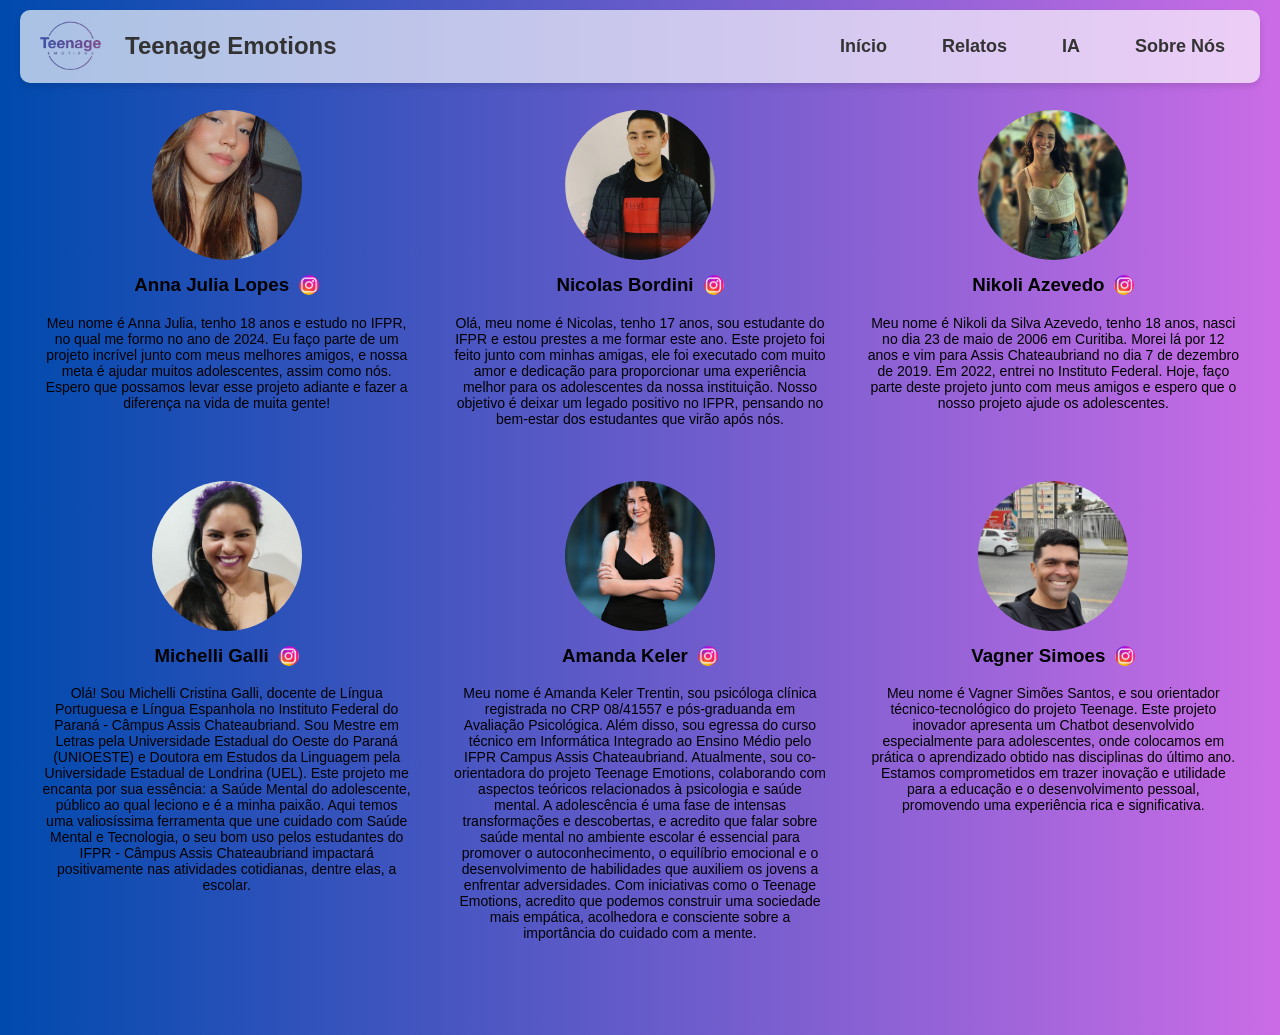
<file: sobre.html>
<!DOCTYPE html>
<html lang="pt-br">
<head>
    <meta charset="UTF-8">
    <meta name="viewport" content="width=device-width, initial-scale=1.0">
    <link rel="stylesheet" href="styles.css">
    <title>Teenage</title>
    <style>
        /* Estilos para o contêiner principal da navbar */
        .navbar-container {
            display: flex;
            justify-content: center;
            position: fixed;
            top: 0;
            left: 0;
            right: 0;
            z-index: 1000;
            margin: 0 20px;
            padding: 10px 0;
        }

        /* Estilos para a navbar */
        #menu {
            display: flex;
            align-items: center;
            padding: 0;
            width: 100%;
            max-width: 1256px;
        }

        /* Estilos para o logotipo e texto */
        .logo-container {
            display: flex;
            align-items: center;
        }

        .logo-container img {
            width: 100px;
            height: auto;
            margin-right: 5px;
        }

        /* Estilos para os itens da navbar */
        #menu li {
            list-style-type: none;
            display: inline;
            margin-right: 15px;
        }

        /* Adiciona um espaçamento ao conteúdo para não ficar atrás da navbar fixa */
        body {
            margin-top: 70px;
        }

        /* Estilo para a seção de autores */
        .authors-section {
            display: flex;
            flex-wrap: wrap;
            justify-content: space-around;
            margin: 40px 20px;
        }

        .author {
            text-align: center;
            width: 30%;
            margin-bottom: 40px;
        }

        .author img {
            width: 150px;
            height: 150px;
            border-radius: 50%;
            object-fit: cover;
        }

        .author h3 {
            margin-top: 10px;
        }

        .author p {
            font-size: 14px;
            color: #000000;
        }

        .instagram-link {
    display: inline-flex;
    align-items: center;
    text-decoration: none;
    color: inherit;
}

.instagram-link img {
    width: 20px; /* Tamanho pequeno da imagem */
    height: 20px;
    margin-left: 10px; /* Espaço entre o ícone e o texto */
}

    </style>
</head>
<body>
    <!-- Navbar -->
    <div class="navbar-container">
        <ul id="menu">
            <div class="logo-container">
                <img src="teenagelogo.png" alt="Teenage Emotions Logo">
                <h1>Teenage Emotions</h1>
            </div>
            <div>
                <li><a href="index.html">Início</a></li>
                <li><a href="relatos.html">Relatos</a></li>
                <li><a href="ia.html">IA</a></li>
                <li><a href="sobre.html">Sobre Nós</a></li>
            </div>
        </ul>
    </div>

    <!-- Seção de Autores -->
    <div class="authors-section">
        <!-- Anna Julia Lopes -->
        <div class="author">
            <img src="foto-anna.jpg" alt="Foto de Anna Julia Lopes">
            <h3>
                <a href="https://www.instagram.com/anna.julia_015?igsh=MTg2dmZ2NG95Z3Z4dg==" class="instagram-link">
                 Anna Julia Lopes   <img src="insta.jpg" alt="Instagram"> 
                </a>
            </h3>
            <p>Meu nome é Anna Julia, tenho 18 anos e estudo no IFPR, no qual me formo no ano de 2024. Eu faço parte de um projeto incrível junto com meus melhores amigos, e nossa meta é ajudar muitos adolescentes, assim como nós. Espero que possamos levar esse projeto adiante e fazer a diferença na vida de muita gente!</p>
        </div>

        <!-- Nicolas Bordini -->
        <div class="author">
            <img src="foto-nicolas.jpg" alt="Foto de Nicolas Bordini">
            <h3>
                <a href="https://www.instagram.com/nicolas.bordinii?igsh=MXdxOGx3NThmeTN2bA==" class="instagram-link">
                  Nicolas Bordini   <img src="insta.jpg" alt="Instagram">
                </a>
            </h3>
            <p>Olá, meu nome é Nicolas, tenho 17 anos, sou estudante do IFPR e estou prestes a me formar este ano. 
                Este projeto foi feito junto com minhas amigas, ele foi executado com muito amor e dedicação para proporcionar uma experiência melhor para os adolescentes da nossa instituição. Nosso objetivo é deixar um legado positivo no IFPR, pensando no bem-estar dos estudantes que virão após nós.</p>
        </div>

        <!-- Nikoli Azevedo -->
        <div class="author">
            <img src="foto-nikoli.jpeg" alt="Foto de Nikoli Azevedo">
            <h3>
                <a href="https://www.instagram.com/nikoli_azevedo?igsh=MW4xM29qY2s0emZqaQ==" class="instagram-link">
                  Nikoli Azevedo  <img src="insta.jpg" alt="Instagram"> 
                </a>
            </h3>
            <p>Meu nome é Nikoli da Silva Azevedo, tenho 18 anos, nasci no dia 23 de maio de 2006 em Curitiba. Morei lá por 12 anos e vim para Assis Chateaubriand no dia 7 de dezembro de 2019. Em 2022, entrei no Instituto Federal. Hoje, faço parte deste projeto junto com meus amigos e espero que o nosso projeto ajude os adolescentes.</p>
        </div>

        <!-- Michelli Galli -->
        <div class="author">
            <img src="foto-novo1.jpg" alt="Foto de Michelli Galli">
            <h3>
                <a href="https://www.instagram.com/michelli.galli?igsh=NG5ncHc3Z24zYnMw" class="instagram-link">
                  Michelli Galli  <img src="insta.jpg" alt="Instagram"> 
                </a>
            </h3>
            <p>Olá! Sou Michelli Cristina Galli, docente de Língua Portuguesa e Língua Espanhola no Instituto Federal do Paraná - Câmpus Assis Chateaubriand. Sou Mestre em Letras pela Universidade Estadual do Oeste do Paraná (UNIOESTE) e Doutora em Estudos da Linguagem pela Universidade Estadual de Londrina (UEL). Este projeto me encanta por sua essência: a Saúde Mental do adolescente, público ao qual leciono e é a minha paixão. Aqui temos uma valiosíssima ferramenta que une cuidado com Saúde Mental e Tecnologia, o seu bom uso pelos estudantes do IFPR - Câmpus Assis Chateaubriand impactará positivamente nas atividades cotidianas, dentre elas, a escolar.</p>
        </div>

        <!-- Amanda Keler -->
        <div class="author">
            <img src="WhatsApp Image 2024-11-30 at 19.15.46.jpeg" alt="Foto de Amanda Keler">
            <h3>
                <a href="https://www.instagram.com/psi.amandaktrentin?igsh=aHViN3Nxa24wbGZs" class="instagram-link">
                     Amanda Keler<img src="insta.jpg" alt="Instagram">
                </a>
            </h3>
            <p>Meu nome é Amanda Keler Trentin, sou psicóloga clínica registrada no CRP 08/41557 e pós-graduanda em Avaliação Psicológica. Além disso, sou egressa do curso técnico em Informática Integrado ao Ensino Médio pelo IFPR Campus Assis Chateaubriand. Atualmente, sou co-orientadora do projeto Teenage Emotions, colaborando com aspectos teóricos relacionados à psicologia e saúde mental. A adolescência é uma fase de intensas transformações e descobertas, e acredito que falar sobre saúde mental no ambiente escolar é essencial para promover o autoconhecimento, o equilíbrio emocional e o desenvolvimento de habilidades que auxiliem os jovens a enfrentar adversidades. Com iniciativas como o Teenage Emotions, acredito que podemos construir uma sociedade mais empática, acolhedora e consciente sobre a importância do cuidado com a mente.</p>
        </div>

        <!-- Vagner Simoes -->
        <div class="author">
            <img src="foto-novo3.jpg" alt="Foto de Vagner Simoes">
            <h3>
                <a href="https://www.instagram.com/prof.vagnersantos?igsh=NHJob3Fjam4xNGR3" class="instagram-link">
                    Vagner Simoes <img src="insta.jpg" alt="Instagram">
                </a>
            </h3>
            <p>Meu nome é Vagner Simões Santos, e sou orientador técnico-tecnológico do projeto Teenage. Este projeto inovador apresenta um Chatbot desenvolvido especialmente para adolescentes, onde colocamos em prática o aprendizado obtido nas disciplinas do último ano. Estamos comprometidos em trazer inovação e utilidade para a educação e o desenvolvimento pessoal, promovendo uma experiência rica e significativa.</p>
        </div>
    </div>
</body>
</html>
</file>
<file: styles.css>
body {
  font-family: Arial, sans-serif;
  margin: 0;
  padding: 0;
  display: flex;
  flex-direction: column;
  min-height: 100vh;
  background: linear-gradient(to right, #004aad, #cb6ce6);
  color: #000000;
}




ul {
  list-style-type: none;
  margin: 0;
  padding: 0;
  overflow: hidden;
  background-color: rgba(255, 255, 255, 0.795);
  box-shadow: 0px 4px 6px rgba(0, 0, 0, 0.1);
}

li {
  float: left;
}

li a {
  color: #333;
  text-align: center;
  padding: 14px 20px;
  text-decoration: none;
  font-size: 18px;
  font-weight: bold;
  display: inline-block;
}

li a:hover {
  background-color: #ddd;
}

#menu {
  position: sticky;
  top: 0;
  z-index: 1000;
  display: flex;
  justify-content: space-between;
  align-items: center;
  padding: 10px 20px;
  background-color: #ffffffa9;
  border-radius: 10px;
  box-shadow: 0 4px 6px rgba(0, 0, 0, 0.1);
}

#menu h1 {
  font-size: 24px;
  color: #333;
  margin: 0;
}

a h3 {
  color: #fff;
  font-size: 24px;
  text-align: center;
  margin: 20px 0;
  padding: 10px;
  background: rgba(255, 255, 255, 0.1);
  border-radius: 8px;
  transition: transform 0.3s ease, background 0.3s ease;
  text-decoration: none;
}

a h3:hover {
  background: rgba(255, 255, 255, 0.3);
  transform: scale(1.05);
}

a {
  text-decoration: none;
}

.spaco-content {
  width: 90%;
  background-color: #ffffffa8;
  margin: 20px auto;
  padding: 20px;
  border-radius: 10px;
  box-shadow: 0px 4px 6px rgba(0, 0, 0, 0.1);
}

.spaco-container {
  display: flex;
  justify-content: center;
  align-items: center;
  flex-direction: column;
}

.espaco {
  font-size: 20px;
  line-height: 1.6;
  text-align: justify;
  color: #555;
}

/* Centralizando o chatbot na página e garantindo que não sobreponha o menu */
main {
  display: flex;
  flex-direction: column;
  align-items: center; /* Centraliza horizontalmente */
  justify-content: center; /* Centraliza verticalmente */
  flex: 1;
  padding: 20px;
  margin-top: 50px; /* Reduzido para aproximar do menu */
  height: calc(100vh - 50px); /* Ajustado para a nova altura */
}

.chat-container {
  display: flex;
  flex-direction: column;
  width: 100%;
  max-width: 600px; /* Limite opcional de largura */
  height: calc(100vh - 100px); /* Altura dinâmica baseada na viewport */
  background-color: #fff;
  border-radius: 10px;
  box-shadow: 0px 4px 6px rgba(0, 0, 0, 0.1);
  padding: 20px;
  box-sizing: border-box;
}

.chat-box {
  flex: 1;
  overflow-y: auto; /* Permitir rolagem vertical */
  border: 1px solid #ddd;
  border-radius: 10px;
  padding: 20px;
  background-color: #f9f9f9;
  margin-bottom: 20px;
  box-shadow: 0px 4px 6px rgba(0, 0, 0, 0.1);
  max-height: calc(100% - 100px); /* Ajuste para limitar a altura */
}

.input-area {
  display: flex;
  flex-direction: column;
}

textarea {
  width: 100%;
  padding: 15px;
  border: 1px solid #dddddd;
  border-radius: 10px;
  box-sizing: border-box;
  resize: none;
  margin-bottom: 10px;
}

button {
  padding: 15px 30px;
  border: none;
  border-radius: 12px;
  background: linear-gradient(45deg, #522699, #b83af3);
  color: white;
  font-size: 18px;
  font-weight: bold;
  cursor: pointer;
  box-shadow: 0 4px 10px rgba(0, 0, 0, 0.2);
  transition: background 0.3s ease, transform 0.2s ease, box-shadow 0.3s ease;
}

button:hover {
  background: linear-gradient(45deg, #6633cc, #c34ef7);
  transform: translateY(-3px);
  box-shadow: 0 6px 15px rgba(0, 0, 0, 0.3);
}



.message {
  margin-bottom: 10px;
  padding: 15px;
  border-radius: 10px;
  max-width: 80%;
  box-shadow: 0px 4px 6px rgba(0, 0, 0, 0.1);
}

.user-message {
  background-color: #d4def4;
  align-self: flex-end;
}

.ai-message {
  background-color: #f1f0f0;
  align-self: flex-start;
}

/*----------------------------------------------*/

/* Estilos melhorados para o aviso de seleção de avatar */
.avatar-selection-container {
  margin: 20px auto;
  text-align: center;
  padding: 20px;
  background-color: #ffffff; /* Fundo branco sólido */
  border-radius: 15px;
  box-shadow: 0 4px 10px rgba(0, 0, 0, 0.2); /* Sombra mais discreta */
  max-width: 400px;
}

.avatar-selection-container h2 {
  font-size: 24px;
  color: #4a148c;
  margin-bottom: 10px;
}

.avatar-selection-container p {
  font-size: 16px;
  color: #555;
}

.avatar-grid {
  display: flex;
  justify-content: center;
  gap: 20px;
  margin: 20px 0;
}

.avatar {
  width: 80px;
  height: 80px;
  border-radius: 50%;
  cursor: pointer;
  transition: transform 0.3s, box-shadow 0.3s;
}

.avatar:hover {
  transform: scale(1.1);
  box-shadow: 0 4px 12px rgba(0, 0, 0, 0.2);
}

.selected-avatar {
  margin-top: 15px;
  font-size: 16px;
  color: #4a148c;
  font-weight: bold;
}

.continue-button {
  margin-top: 20px;
  padding: 10px 20px;
  background-color: #663399;
  color: #fff;
  border: none;
  border-radius: 25px;
  cursor: pointer;
  transition: background-color 0.3s ease, box-shadow 0.3s;
}

.continue-button:hover {
  background-color: #5a2e88;
  box-shadow: 0 4px 15px rgba(0, 0, 0, 0.3);
}

.alert {
  color: #4a148c;
  padding: 30px;
  border-radius: 15px;
  z-index: 1000;
  display: flex;
  flex-direction: column;
  justify-content: center;
  align-items: center;
  position: fixed; /* Fixa a posição na tela */
  top: 50%; /* Centraliza verticalmente */
  left: 50%; /* Centraliza horizontalmente */
  transform: translate(-50%, -50%); /* Ajusta para o centro */
 
  max-width: 500px; /* Largura máxima */
  width: 90%; /* Largura responsiva */
}


.hidden {
  display: none;
}


.typing-indicator {
  display: inline-flex;
  align-items: center;
  padding: 10px 20px;
  border-radius: 25px;
  background: linear-gradient(90deg, #004aad, #cb6ce6); /* Degradê de azul para roxo rosado */
  color: #fff; /* Cor do texto */
  font-size: 16px;
  font-weight: bold;
  box-shadow: 0 4px 15px rgba(0, 0, 0, 0.1); /* Sombra mais profunda */
  position: relative;
  overflow: hidden;
}

.typing-indicator::before {
  content: '';
  display: inline-block;
  width: 8px;
  height: 8px;
  border-radius: 50%;
  background-color: #fff;
  margin-right: 10px;
  animation: bounce 1.5s infinite;
}

@keyframes bounce {
  0%, 100% {
      transform: translateY(0);
  }
  50% {
      transform: translateY(-5px); /* Animação de "pulo" */
  }
}

@keyframes typing {
  0%, 100% {
      opacity: 1;
  }
  50% {
      opacity: 0.5; /* Efeito de piscar */
  }
}
</file>
